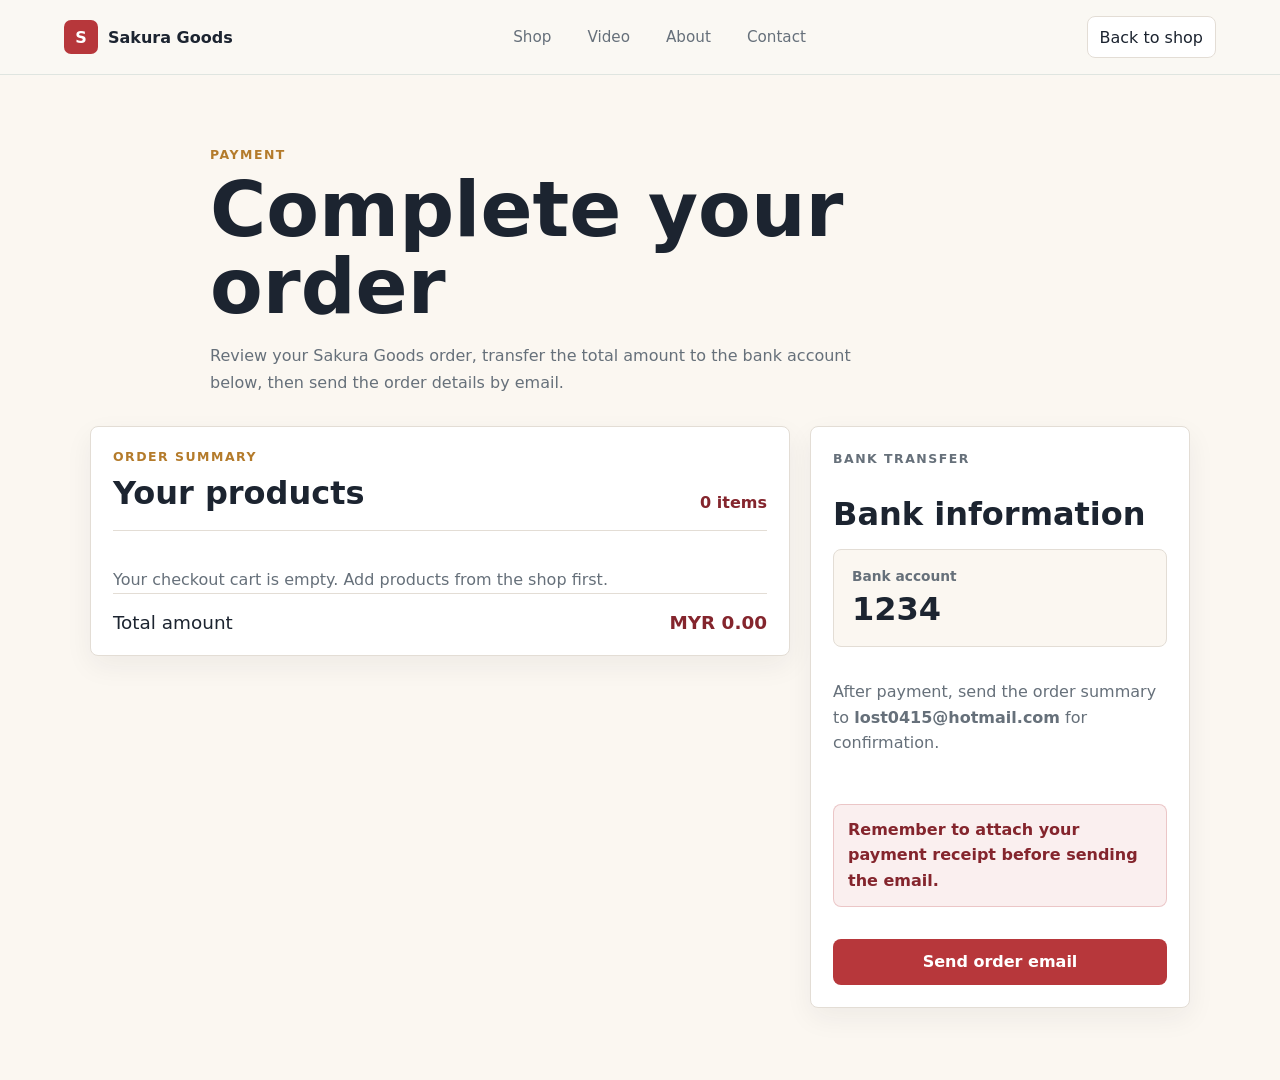
<file: payment.html>
<!doctype html>
<html lang="en">
  <head>
    <meta charset="utf-8" />
    <meta name="viewport" content="width=device-width, initial-scale=1" />
    <title>Payment - Sakura Goods</title>
    <link rel="stylesheet" href="styles.css" />
  </head>
  <body>
    <header class="site-header">
      <a class="brand" href="index.html" aria-label="Sakura Goods home">
        <span class="brand-mark">S</span>
        <span>Sakura Goods</span>
      </a>

      <nav class="main-nav" aria-label="Payment navigation">
        <a href="index.html#catalog">Shop</a>
        <a href="video.html">Video</a>
        <a href="index.html#about">About</a>
        <a href="index.html#contact">Contact</a>
      </nav>

      <a class="cart-button" href="index.html#catalog">Back to shop</a>
    </header>

    <main class="payment-page">
      <section class="payment-hero" aria-labelledby="paymentTitle">
        <p class="eyebrow">Payment</p>
        <h1 id="paymentTitle">Complete your order</h1>
        <p>
          Review your Sakura Goods order, transfer the total amount to the bank
          account below, then send the order details by email.
        </p>
      </section>

      <section class="payment-layout" aria-label="Payment details">
        <div class="payment-card">
          <div class="payment-card-header">
            <div>
              <p class="eyebrow">Order summary</p>
              <h2>Your products</h2>
            </div>
            <strong id="paymentItemCount">0 items</strong>
          </div>

          <div class="payment-items" id="paymentItems"></div>
          <div class="payment-empty" id="paymentEmpty">
            Your checkout cart is empty. Add products from the shop first.
          </div>

          <div class="payment-total">
            <span>Total amount</span>
            <strong id="paymentTotal">MYR 0.00</strong>
          </div>
        </div>

        <aside class="payment-card bank-card">
          <p class="eyebrow">Bank transfer</p>
          <h2>Bank information</h2>
          <div class="bank-info">
            <span>Bank account</span>
            <strong>1234</strong>
          </div>
          <p>
            After payment, send the order summary to
            <strong>lost0415@hotmail.com</strong> for confirmation.
          </p>
          <p class="receipt-reminder">
            Remember to attach your payment receipt before sending the email.
          </p>

          <button class="checkout-button" id="sendOrderEmail" type="button">
            Send order email
          </button>
        </aside>
      </section>
    </main>

    <script src="payment.js"></script>
  </body>
</html>
</file>
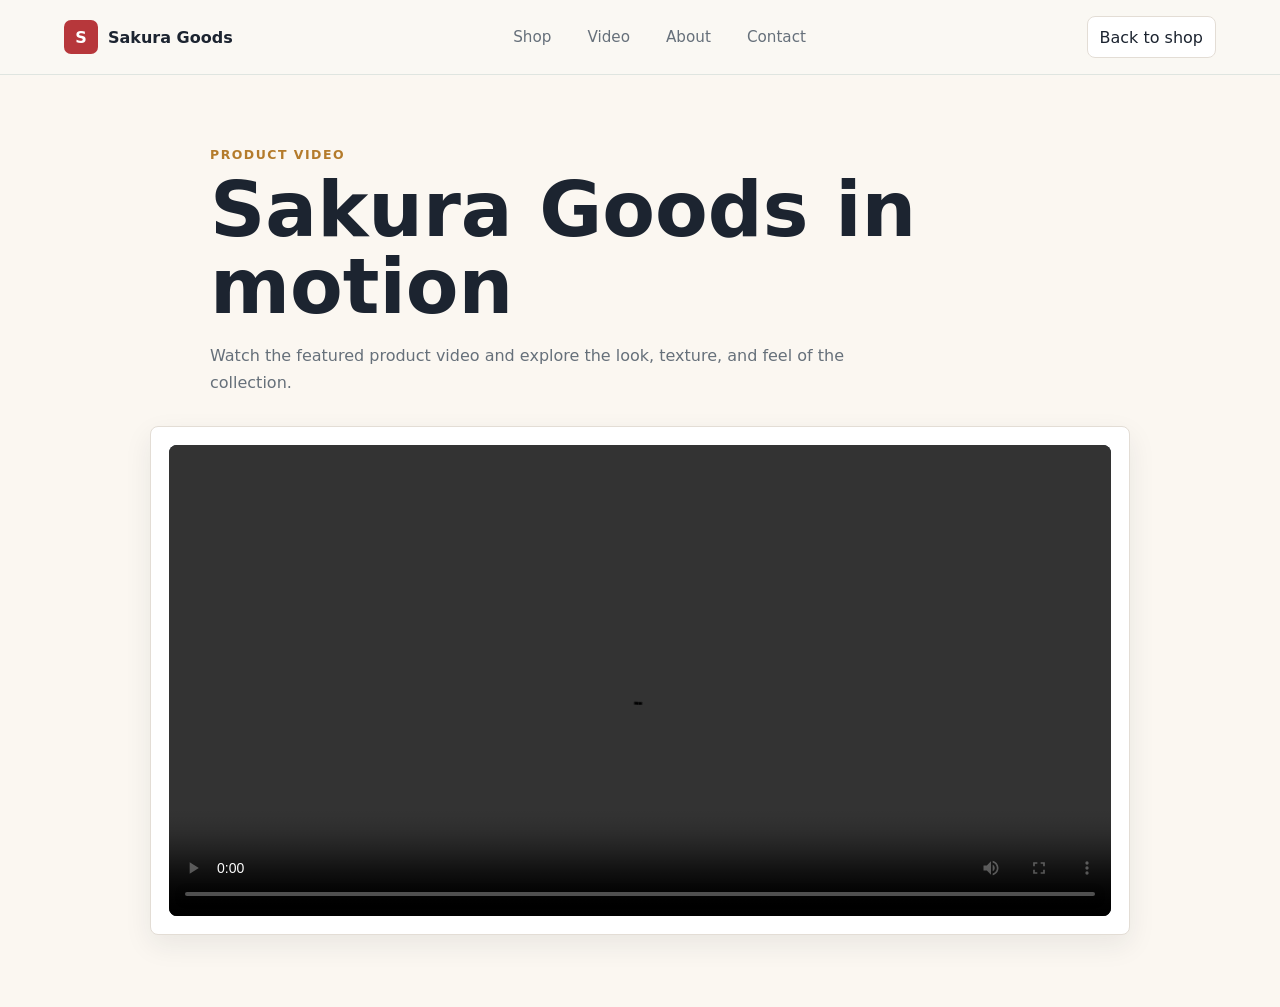
<file: video.html>
<!doctype html>
<html lang="en">
  <head>
    <meta charset="utf-8" />
    <meta name="viewport" content="width=device-width, initial-scale=1" />
    <title>Video - Sakura Goods</title>
    <link rel="stylesheet" href="styles.css" />
  </head>
  <body>
    <header class="site-header">
      <a class="brand" href="index.html" aria-label="Sakura Goods home">
        <span class="brand-mark">S</span>
        <span>Sakura Goods</span>
      </a>

      <nav class="main-nav" aria-label="Video navigation">
        <a href="index.html#catalog">Shop</a>
        <a href="video.html">Video</a>
        <a href="index.html#about">About</a>
        <a href="index.html#contact">Contact</a>
      </nav>

      <a class="cart-button" href="index.html#catalog">Back to shop</a>
    </header>

    <main class="video-page">
      <section class="video-hero" aria-labelledby="videoTitle">
        <p class="eyebrow">Product video</p>
        <h1 id="videoTitle">Sakura Goods in motion</h1>
        <p>
          Watch the featured product video and explore the look, texture, and
          feel of the collection.
        </p>
      </section>

      <section class="video-stage" aria-label="Sakura Goods video">
        <video controls playsinline preload="metadata">
          <source src="assets/japan-product-video.mp4" type="video/mp4" />
          Your browser does not support the video tag.
        </video>
      </section>
    </main>
  </body>
</html>
</file>
<file: styles.css>
:root {
  color-scheme: light;
  --ink: #1c2430;
  --muted: #66707a;
  --line: #e3ddd5;
  --paper: #fbf7f1;
  --panel: #ffffff;
  --accent: #b7373b;
  --accent-dark: #84252d;
  --indigo: #213a5a;
  --gold: #b47b2b;
  --rose: #d85a6a;
  --shadow: 0 18px 50px rgba(28, 36, 48, 0.14);
}

* {
  box-sizing: border-box;
}

html {
  scroll-behavior: smooth;
}

body {
  margin: 0;
  background: var(--paper);
  color: var(--ink);
  font-family: Inter, ui-sans-serif, system-ui, -apple-system, BlinkMacSystemFont, "Segoe UI", sans-serif;
}

button,
input,
textarea {
  font: inherit;
}

a {
  color: inherit;
  text-decoration: none;
}

.site-header {
  position: sticky;
  top: 0;
  z-index: 20;
  display: grid;
  grid-template-columns: auto 1fr auto;
  align-items: center;
  gap: 24px;
  padding: 16px clamp(18px, 5vw, 64px);
  background: rgba(250, 248, 243, 0.92);
  border-bottom: 1px solid rgba(219, 226, 220, 0.86);
  backdrop-filter: blur(16px);
}

.brand {
  display: inline-flex;
  align-items: center;
  gap: 10px;
  font-weight: 800;
  letter-spacing: 0;
}

.brand-mark {
  display: grid;
  width: 34px;
  height: 34px;
  place-items: center;
  color: white;
  background: var(--accent);
  border-radius: 7px;
}

.main-nav {
  display: flex;
  justify-content: center;
  gap: clamp(16px, 3vw, 36px);
  color: var(--muted);
  font-size: 0.95rem;
}

.main-nav a:hover {
  color: var(--ink);
}

.cart-button,
.icon-button {
  display: inline-grid;
  min-width: 42px;
  height: 42px;
  place-items: center;
  border: 1px solid var(--line);
  border-radius: 8px;
  background: var(--panel);
  color: var(--ink);
  cursor: pointer;
}

.cart-button {
  grid-auto-flow: column;
  gap: 8px;
  padding: 0 12px;
}

.cart-icon {
  font-size: 1rem;
  line-height: 1;
}

.hero {
  min-height: 76vh;
  display: grid;
  align-items: end;
  padding: clamp(72px, 12vw, 130px) clamp(18px, 5vw, 64px) 56px;
  background:
    linear-gradient(90deg, rgba(28, 36, 48, 0.76), rgba(28, 36, 48, 0.38) 48%, rgba(28, 36, 48, 0.05)),
    url("https://images.unsplash.com/photo-1528360983277-13d401cdc186?auto=format&fit=crop&w=1800&q=80") center / cover;
  color: white;
}

.hero-copy {
  max-width: 650px;
}

.eyebrow {
  margin: 0 0 10px;
  color: var(--gold);
  font-size: 0.78rem;
  font-weight: 800;
  letter-spacing: 0.12em;
  text-transform: uppercase;
}

.hero h1,
.section-heading h2,
.featured h2 {
  margin: 0;
  letter-spacing: 0;
  line-height: 1;
}

.hero h1 {
  font-size: clamp(3.2rem, 8vw, 7rem);
}

.hero p:not(.eyebrow) {
  max-width: 560px;
  margin: 18px 0 0;
  color: rgba(255, 255, 255, 0.86);
  font-size: clamp(1rem, 2vw, 1.2rem);
  line-height: 1.65;
}

.hero-actions {
  display: flex;
  flex-wrap: wrap;
  gap: 12px;
  margin-top: 28px;
}

.primary-action,
.secondary-action,
.checkout-button {
  display: inline-flex;
  min-height: 46px;
  align-items: center;
  justify-content: center;
  border: 0;
  border-radius: 8px;
  padding: 0 18px;
  font-weight: 800;
  cursor: pointer;
}

.primary-action,
.checkout-button {
  background: var(--accent);
  color: white;
}

.primary-action:hover,
.checkout-button:hover {
  background: var(--accent-dark);
}

.secondary-action {
  color: white;
  background: rgba(255, 255, 255, 0.18);
  border: 1px solid rgba(255, 255, 255, 0.32);
}

.compact {
  white-space: nowrap;
}

.toolbar {
  display: grid;
  grid-template-columns: minmax(240px, 380px) 1fr;
  gap: 18px;
  align-items: end;
  padding: 28px clamp(18px, 5vw, 64px);
  background: var(--panel);
  border-bottom: 1px solid var(--line);
}

.search-field {
  display: grid;
  gap: 8px;
  color: var(--muted);
  font-size: 0.82rem;
  font-weight: 700;
}

.search-field input {
  width: 100%;
  height: 46px;
  border: 1px solid var(--line);
  border-radius: 8px;
  padding: 0 14px;
  color: var(--ink);
  background: #fff;
  outline: none;
}

.search-field input:focus {
  border-color: var(--accent);
  box-shadow: 0 0 0 3px rgba(15, 107, 95, 0.12);
}

.category-tabs {
  display: flex;
  flex-wrap: wrap;
  justify-content: flex-end;
  gap: 8px;
}

.tab {
  min-height: 42px;
  border: 1px solid var(--line);
  border-radius: 999px;
  padding: 0 15px;
  background: var(--paper);
  color: var(--muted);
  cursor: pointer;
}

.tab.active {
  background: var(--ink);
  border-color: var(--ink);
  color: white;
}

.featured,
.video-link-section,
.catalog-section,
.support-strip,
.about-section,
.contact-section {
  margin: 0 auto;
  padding-right: clamp(18px, 5vw, 64px);
  padding-left: clamp(18px, 5vw, 64px);
}

.featured {
  display: flex;
  max-width: 1180px;
  align-items: center;
  justify-content: space-between;
  gap: 24px;
  padding-top: 42px;
  padding-bottom: 34px;
}

.featured p:not(.eyebrow) {
  max-width: 640px;
  color: var(--muted);
  line-height: 1.6;
}

.video-link-section {
  display: flex;
  max-width: 1180px;
  align-items: center;
  justify-content: space-between;
  gap: 24px;
  padding-top: 10px;
  padding-bottom: 36px;
}

.video-link-section h2 {
  margin: 0;
  font-size: clamp(1.8rem, 3vw, 2.5rem);
  line-height: 1.05;
  letter-spacing: 0;
}

.video-link-section p:not(.eyebrow) {
  margin: 10px 0 0;
  color: var(--muted);
  line-height: 1.6;
}

.catalog-section {
  max-width: 1280px;
  padding-top: 20px;
  padding-bottom: 54px;
}

.section-heading {
  display: flex;
  align-items: end;
  justify-content: space-between;
  gap: 18px;
  margin-bottom: 22px;
}

.section-heading h2,
.featured h2 {
  font-size: clamp(2rem, 4vw, 3.1rem);
}

#resultCount {
  color: var(--muted);
  font-weight: 700;
}

.product-grid {
  display: grid;
  grid-template-columns: repeat(auto-fit, minmax(240px, 1fr));
  gap: 18px;
}

.product-card {
  overflow: hidden;
  background: var(--panel);
  border: 1px solid var(--line);
  border-radius: 8px;
  box-shadow: 0 10px 28px rgba(25, 34, 30, 0.06);
}

.product-card img {
  display: block;
  width: 100%;
  aspect-ratio: 4 / 3;
  object-fit: cover;
  background: #e5e7e0;
}

.product-body {
  display: grid;
  gap: 12px;
  padding: 16px;
}

.product-meta {
  display: flex;
  align-items: start;
  justify-content: space-between;
  gap: 12px;
}

.product-meta h3 {
  margin: 0;
  font-size: 1rem;
}

.product-meta span {
  font-weight: 800;
  color: var(--accent-dark);
}

.product-card p {
  min-height: 44px;
  margin: 0;
  color: var(--muted);
  font-size: 0.92rem;
  line-height: 1.5;
}

.add-button {
  display: inline-flex;
  min-height: 42px;
  align-items: center;
  justify-content: center;
  border: 1px solid var(--ink);
  border-radius: 8px;
  background: var(--ink);
  color: white;
  font-weight: 800;
  cursor: pointer;
}

.add-button:hover {
  background: var(--rose);
  border-color: var(--rose);
}

.support-strip {
  display: grid;
  grid-template-columns: repeat(3, 1fr);
  gap: 1px;
  max-width: 1180px;
  padding-bottom: 54px;
}

.about-section {
  display: grid;
  grid-template-columns: minmax(260px, 0.9fr) minmax(280px, 1.1fr);
  gap: clamp(24px, 5vw, 54px);
  max-width: 1180px;
  align-items: center;
  padding-top: 20px;
  padding-bottom: 64px;
}

.about-media {
  min-height: 420px;
  border-radius: 8px;
  background:
    linear-gradient(180deg, rgba(28, 36, 48, 0.02), rgba(28, 36, 48, 0.1)),
    url("https://images.unsplash.com/photo-1528164344705-47542687000d?auto=format&fit=crop&w=900&q=80") center / cover;
  box-shadow: var(--shadow);
}

.about-copy {
  display: grid;
  gap: 18px;
}

.about-copy h2,
.contact-section h2 {
  max-width: 720px;
  margin: 0;
  font-size: clamp(2rem, 4vw, 3.2rem);
  line-height: 1.05;
  letter-spacing: 0;
}

.about-copy p,
.contact-section p {
  margin: 0;
  color: var(--muted);
  line-height: 1.7;
}

.about-points {
  display: flex;
  flex-wrap: wrap;
  gap: 10px;
}

.about-points span {
  min-height: 38px;
  display: inline-flex;
  align-items: center;
  border: 1px solid var(--line);
  border-radius: 999px;
  padding: 0 14px;
  background: var(--panel);
  color: var(--indigo);
  font-weight: 800;
  font-size: 0.9rem;
}

.contact-section {
  display: grid;
  grid-template-columns: minmax(260px, 0.9fr) minmax(280px, 1fr);
  gap: clamp(24px, 5vw, 54px);
  max-width: 1180px;
  align-items: start;
  padding-top: 10px;
  padding-bottom: 70px;
}

.contact-details {
  display: grid;
  gap: 8px;
  margin-top: 22px;
  color: var(--accent-dark);
  font-weight: 800;
}

.contact-form {
  display: grid;
  gap: 14px;
  padding: 22px;
  background: var(--panel);
  border: 1px solid var(--line);
  border-radius: 8px;
  box-shadow: 0 10px 28px rgba(28, 36, 48, 0.06);
}

.contact-form label {
  display: grid;
  gap: 8px;
  color: var(--muted);
  font-size: 0.84rem;
  font-weight: 800;
}

.contact-form input,
.contact-form textarea {
  width: 100%;
  border: 1px solid var(--line);
  border-radius: 8px;
  padding: 12px 14px;
  color: var(--ink);
  background: #fff;
  outline: none;
  resize: vertical;
}

.contact-form input:focus,
.contact-form textarea:focus {
  border-color: var(--accent);
  box-shadow: 0 0 0 3px rgba(183, 55, 59, 0.12);
}

.support-strip div {
  display: grid;
  gap: 4px;
  padding: 22px;
  background: var(--panel);
  border: 1px solid var(--line);
}

.support-strip span {
  color: var(--muted);
}

.cart-drawer {
  position: fixed;
  inset: 0;
  z-index: 50;
  display: none;
  justify-content: end;
  background: rgba(16, 23, 21, 0.45);
}

.cart-drawer.open {
  display: flex;
}

.cart-panel {
  display: grid;
  width: min(420px, 100%);
  grid-template-rows: auto 1fr auto;
  background: var(--panel);
  box-shadow: var(--shadow);
}

.cart-header,
.cart-footer {
  padding: 20px;
  border-bottom: 1px solid var(--line);
}

.cart-header {
  display: flex;
  align-items: center;
  justify-content: space-between;
}

.cart-header h2 {
  margin: 0;
}

.cart-items {
  display: grid;
  align-content: start;
  gap: 12px;
  overflow: auto;
  padding: 18px;
}

.cart-empty {
  padding: 0 20px;
  color: var(--muted);
}

.cart-item {
  display: grid;
  grid-template-columns: 64px 1fr auto;
  gap: 12px;
  align-items: center;
  padding-bottom: 12px;
  border-bottom: 1px solid var(--line);
}

.cart-item img {
  width: 64px;
  height: 64px;
  border-radius: 8px;
  object-fit: cover;
}

.cart-item h3,
.cart-item p {
  margin: 0;
}

.cart-item p {
  color: var(--muted);
  font-size: 0.9rem;
}

.qty-controls {
  display: grid;
  grid-template-columns: 30px 30px 30px;
  align-items: center;
  justify-items: center;
  border: 1px solid var(--line);
  border-radius: 8px;
  overflow: hidden;
}

.qty-controls button {
  width: 30px;
  height: 30px;
  border: 0;
  background: var(--paper);
  cursor: pointer;
}

.cart-footer {
  display: grid;
  gap: 14px;
  border-top: 1px solid var(--line);
  border-bottom: 0;
}

.cart-total {
  display: flex;
  justify-content: space-between;
}

.checkout-button {
  width: 100%;
}

button.checkout-button {
  border: 0;
}

.payment-page {
  padding: clamp(32px, 6vw, 72px) clamp(18px, 5vw, 64px) 72px;
}

.video-page {
  padding: clamp(32px, 6vw, 72px) clamp(18px, 5vw, 64px) 72px;
}

.payment-hero,
.video-hero {
  max-width: 860px;
  margin: 0 auto 30px;
}

.payment-hero h1,
.video-hero h1 {
  margin: 0;
  font-size: clamp(2.4rem, 6vw, 5rem);
  line-height: 1;
  letter-spacing: 0;
}

.payment-hero p:not(.eyebrow),
.video-hero p:not(.eyebrow) {
  max-width: 680px;
  color: var(--muted);
  line-height: 1.7;
}

.video-stage {
  max-width: 980px;
  margin: 0 auto;
  background: var(--panel);
  border: 1px solid var(--line);
  border-radius: 8px;
  padding: clamp(12px, 2vw, 18px);
  box-shadow: 0 10px 28px rgba(28, 36, 48, 0.08);
}

.video-stage video {
  display: block;
  width: 100%;
  max-height: 72vh;
  border-radius: 8px;
  background: #101820;
}

.payment-layout {
  display: grid;
  grid-template-columns: minmax(280px, 1fr) minmax(260px, 380px);
  gap: 20px;
  max-width: 1100px;
  margin: 0 auto;
  align-items: start;
}

.payment-card {
  background: var(--panel);
  border: 1px solid var(--line);
  border-radius: 8px;
  padding: 22px;
  box-shadow: 0 10px 28px rgba(28, 36, 48, 0.06);
}

.payment-card h2 {
  margin: 0;
  font-size: clamp(1.4rem, 3vw, 2rem);
  letter-spacing: 0;
}

.payment-card-header {
  display: flex;
  align-items: end;
  justify-content: space-between;
  gap: 16px;
  padding-bottom: 18px;
  border-bottom: 1px solid var(--line);
}

.payment-card-header strong {
  color: var(--accent-dark);
}

.payment-items {
  display: grid;
  gap: 14px;
  padding: 18px 0;
}

.payment-item {
  display: grid;
  grid-template-columns: 74px 1fr auto;
  gap: 14px;
  align-items: center;
}

.payment-item img {
  width: 74px;
  height: 74px;
  border-radius: 8px;
  object-fit: cover;
  background: #e5e7e0;
}

.payment-item h3,
.payment-item p {
  margin: 0;
}

.payment-item div {
  display: grid;
  gap: 3px;
}

.payment-item p,
.payment-empty,
.bank-card p {
  color: var(--muted);
  line-height: 1.6;
}

.payment-total {
  display: flex;
  justify-content: space-between;
  gap: 16px;
  padding-top: 18px;
  border-top: 1px solid var(--line);
  font-size: 1.15rem;
}

.payment-total strong {
  color: var(--accent-dark);
}

.bank-card {
  display: grid;
  gap: 16px;
}

.bank-info {
  display: grid;
  gap: 6px;
  padding: 18px;
  border: 1px solid var(--line);
  border-radius: 8px;
  background: var(--paper);
}

.bank-info span {
  color: var(--muted);
  font-weight: 800;
  font-size: 0.86rem;
}

.bank-info strong {
  font-size: 2rem;
  letter-spacing: 0;
}

.receipt-reminder {
  padding: 12px 14px;
  border: 1px solid rgba(183, 55, 59, 0.22);
  border-radius: 8px;
  background: rgba(183, 55, 59, 0.08);
  color: var(--accent-dark) !important;
  font-weight: 800;
}


@media (max-width: 760px) {
  .site-header {
    grid-template-columns: 1fr auto;
  }

  .main-nav {
    display: none;
  }

  .hero {
    min-height: 70vh;
    padding-top: 92px;
  }

  .toolbar,
  .featured,
  .video-link-section,
  .section-heading {
    display: grid;
    grid-template-columns: 1fr;
  }

  .category-tabs {
    justify-content: start;
  }

  .support-strip {
    grid-template-columns: 1fr;
  }

  .about-section,
  .contact-section {
    grid-template-columns: 1fr;
  }

  .about-media {
    min-height: 300px;
  }

  .payment-layout {
    grid-template-columns: 1fr;
  }

  .payment-item {
    grid-template-columns: 64px 1fr;
  }

  .payment-item strong {
    grid-column: 2;
  }
}
</file>
